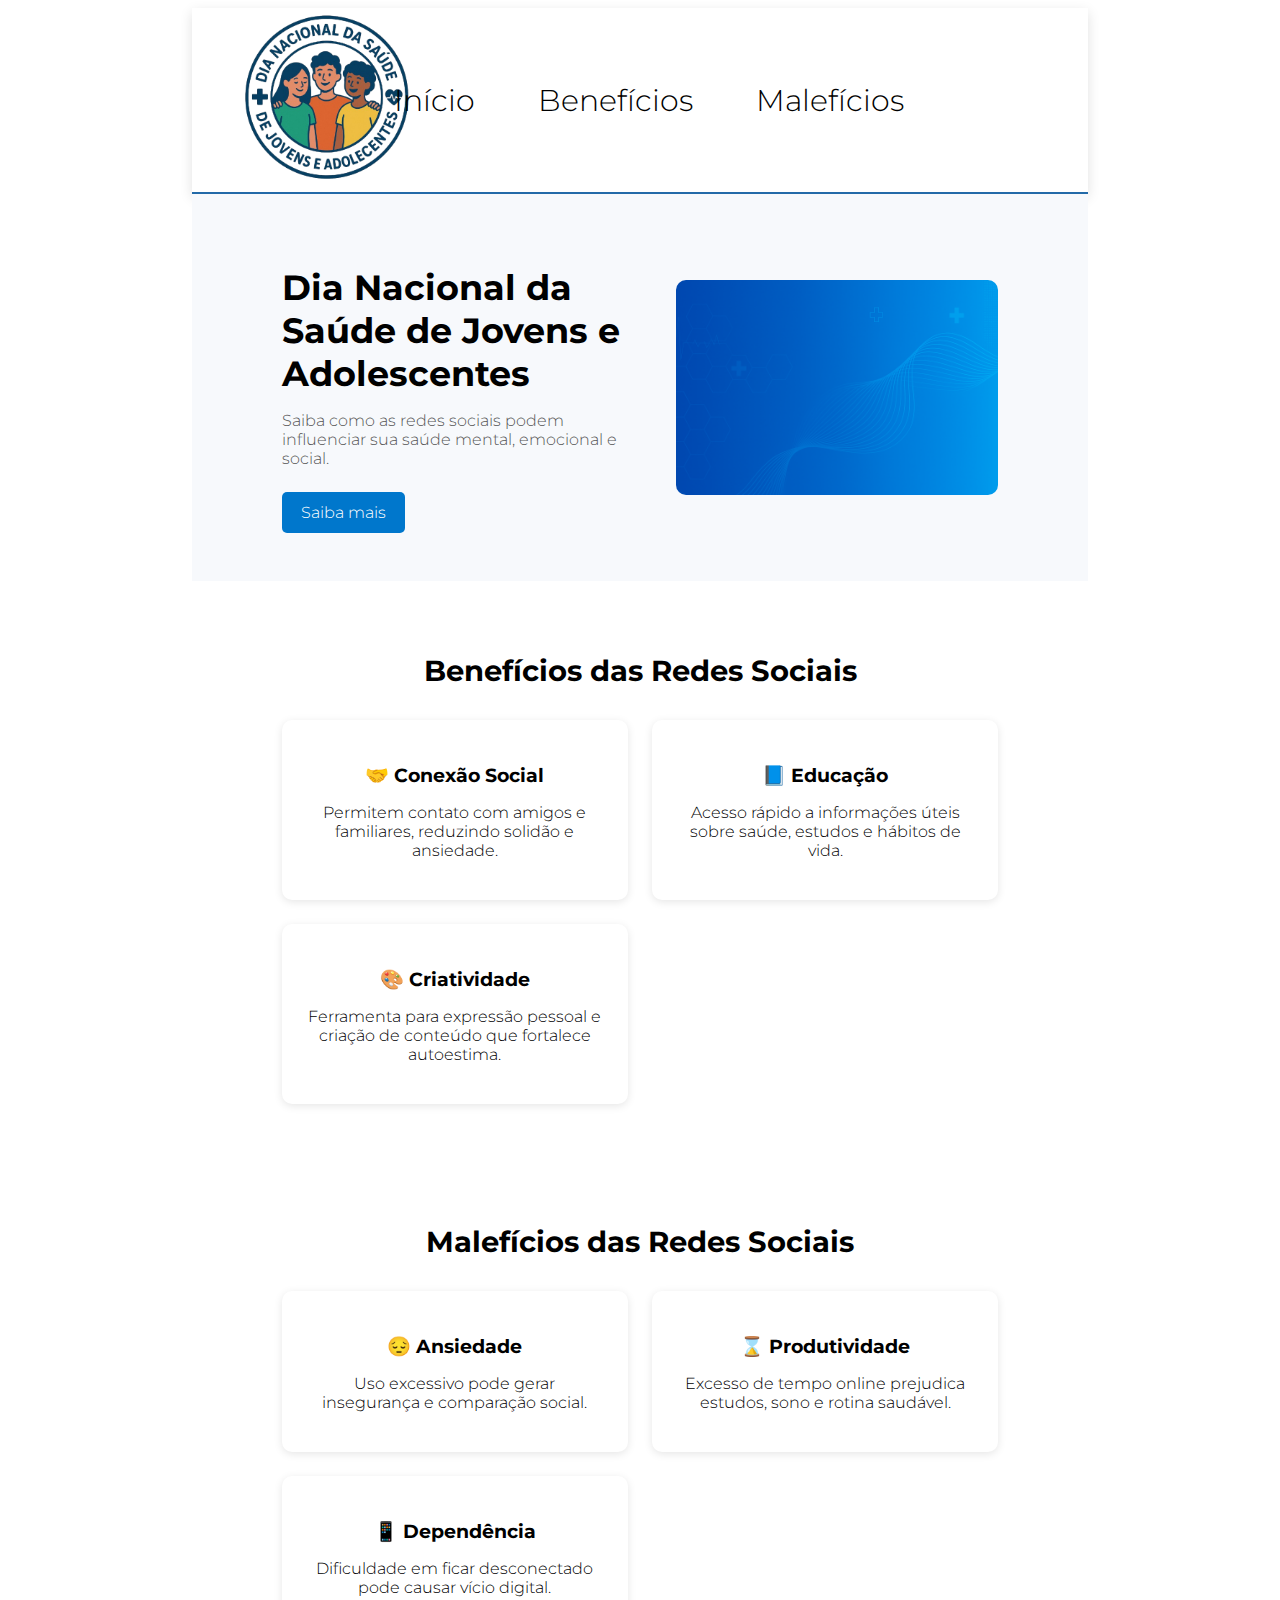
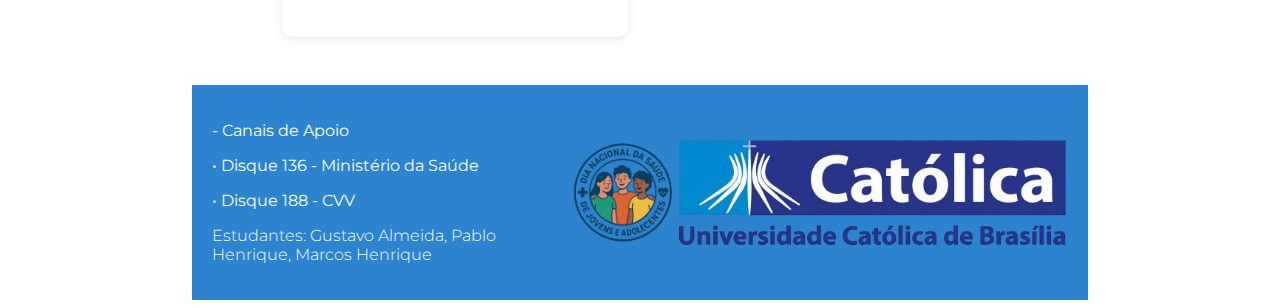
<file: HTML/index.html>
<!DOCTYPE html>
<html lang="pt-br">
<head>
    <meta charset="UTF-8">
    <meta name="viewport" content="width=device-width, initial-scale=1.0">
    <link rel="stylesheet" href="./CSS/header.css">
    <link rel="stylesheet" href="./CSS/index.css">
    <title>Document</title>

    <header>
        <div class="master">
            <div class="h-logo">
                <img src="./images/LogoORG.png" alt="Logo"> 
        </div>       
            <div class="h-itens">
                <a class="a-header">Início</a>
                <a class="a-header" href="./beneficios.html">Benefícios</a>
                <a class="a-header" href="./maleficios.html">Malefícios</a>
            </div>
    </div>
</header>

</head>
<body>
    

  <section class="hero">
    <div class="hero-text">
      <h1>Dia Nacional da Saúde de Jovens e Adolescentes</h1>
      <p>Saiba como as redes sociais podem influenciar sua saúde mental, emocional e social.</p>
      <a href="./beneficios.html" class="btn">Saiba mais</a>
    </div>
    <img src="./images/banner.png" alt="banner" class="hero-img">
  </section>

  <section id="beneficios" class="section">
    <h2>Benefícios das Redes Sociais</h2>
    <div class="cards">
      <div class="card">
        <h3>🤝 Conexão Social</h3>
        <p>Permitem contato com amigos e familiares, reduzindo solidão e ansiedade.</p>
      </div>
      <div class="card">
        <h3>📘 Educação</h3>
        <p>Acesso rápido a informações úteis sobre saúde, estudos e hábitos de vida.</p>
      </div>
      <div class="card">
        <h3>🎨 Criatividade</h3>
        <p>Ferramenta para expressão pessoal e criação de conteúdo que fortalece autoestima.</p>
      </div>
    </div>
  </section>


  <section id="maleficios" class="section alt">
    <h2>Malefícios das Redes Sociais</h2>
    <div class="cards">
      <div class="card">
        <h3>😔 Ansiedade</h3>
        <p>Uso excessivo pode gerar insegurança e comparação social.</p>
      </div>
      <div class="card">
        <h3>⌛ Produtividade</h3>
        <p>Excesso de tempo online prejudica estudos, sono e rotina saudável.</p>
      </div>
      <div class="card">
        <h3>📱 Dependência</h3>
        <p>Dificuldade em ficar desconectado pode causar vício digital.</p>
      </div>
    </div>
  </section>

<footer>

  <div class="container-geral">

      <div class="left">
          <p><b>- Canais de Apoio</b></p>
          <p><b>• Disque 136 - Ministério da Saúde</b></p>
          <p><b>• Disque 188 - CVV</b></p>
          <p>Estudantes: Gustavo Almeida, Pablo Henrique, Marcos Henrique</p>
        </div>

      <div class="right">
        <img src="./images/LogoORG.png" alt="Logo ORG" style="height: 12vh;">
      </div>
      
      <div class="center">
        <img src="./images/UCB.png" alt="UCB" style="height: 12vh;">
      </div>
    </div>

</footer>


</body>
</html>
</file>
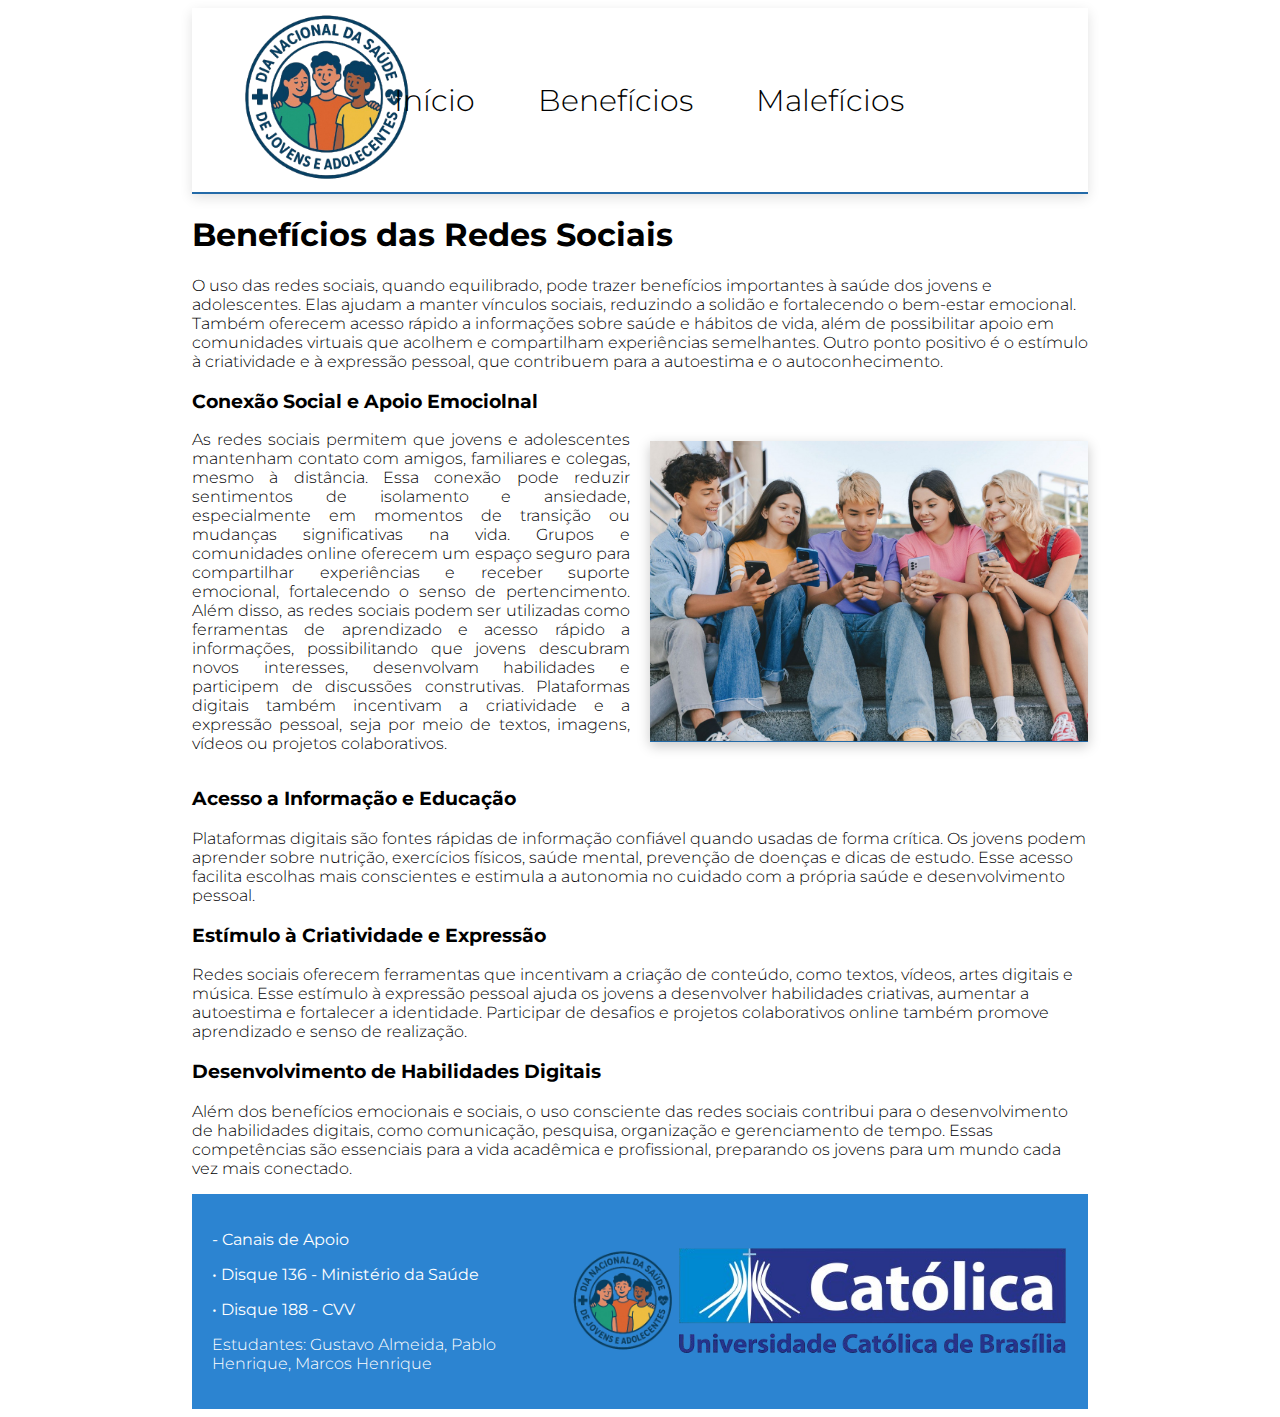
<file: HTML/beneficios.html>
<!DOCTYPE html>
<html lang="pt-br">
<head>
    <meta charset="UTF-8">
    <meta name="viewport" content="width=device-width, initial-scale=1.0">
    <link rel="stylesheet" href="./CSS/header.css">
    <link rel="stylesheet" href="./CSS/beneficios.css">
   
    <title>Benefícios</title>

    <header>
            <div class="master">
                <div class="h-logo">
                    <img src="./images/LogoORG.png" alt="Logo"> 
            </div>       
                <div class="h-itens">
                    <a class="a-header" href="./index.html">Início</a>
                    <a class="a-header">Benefícios</a>
                    <a class="a-header" href="./maleficios.html">Malefícios</a>
                </div>
        </div>
    </header>

</head>
<body>
    <h1>Benefícios das Redes Sociais</h1>

   
    <p>O uso das redes sociais, quando equilibrado, pode trazer benefícios importantes à saúde dos jovens e adolescentes. 
    Elas ajudam a manter vínculos sociais, reduzindo a solidão e fortalecendo o bem-estar emocional. Também oferecem acesso rápido a informações sobre saúde e hábitos de vida, além de possibilitar apoio em comunidades virtuais que acolhem e compartilham experiências semelhantes. Outro ponto positivo é o estímulo à
    criatividade e à expressão pessoal, que contribuem para a autoestima e o autoconhecimento.

    <h3 style="margin-bottom: 1px;">Conexão Social e Apoio Emociolnal</h3>

    <div class="container";>
        
        <p>As redes sociais permitem que jovens e adolescentes mantenham contato com amigos, familiares e colegas, mesmo à distância. Essa conexão pode reduzir sentimentos de isolamento e ansiedade, especialmente em momentos de transição ou mudanças significativas na vida. Grupos e comunidades online oferecem um espaço seguro para compartilhar experiências e receber suporte emocional, fortalecendo o senso de pertencimento.
        Além disso, as redes sociais podem ser utilizadas como ferramentas de aprendizado e acesso rápido a informações, possibilitando que jovens descubram novos interesses, desenvolvam habilidades e participem de discussões construtivas. Plataformas digitais também incentivam a criatividade e a expressão pessoal, seja por meio de textos, imagens, vídeos ou projetos colaborativos.    
        </p>
      
        <img src="./images/celular2.jpeg" alt="ex" style="height: 300px;">

    </div>
    
    <h3>Acesso a Informação e Educação</h3>
    <p>Plataformas digitais são fontes rápidas de informação confiável quando usadas de forma crítica. Os jovens podem aprender sobre nutrição, exercícios físicos, saúde mental, prevenção de doenças e dicas de estudo. Esse acesso facilita escolhas mais conscientes e estimula a autonomia no cuidado com a própria saúde e desenvolvimento pessoal.</p>

    <h3>Estímulo à Criatividade e Expressão</h3>
    <p>Redes sociais oferecem ferramentas que incentivam a criação de conteúdo, como textos, vídeos, artes digitais e música. Esse estímulo à expressão pessoal ajuda os jovens a desenvolver habilidades criativas, aumentar a autoestima e fortalecer a identidade. Participar de desafios e projetos colaborativos online também promove aprendizado e senso de realização.</p>

    <h3>Desenvolvimento de Habilidades Digitais</h3>
    <p>Além dos benefícios emocionais e sociais, o uso consciente das redes sociais contribui para o desenvolvimento de habilidades digitais, como comunicação, pesquisa, organização e gerenciamento de tempo. Essas competências são essenciais para a vida acadêmica e profissional, preparando os jovens para um mundo cada vez mais conectado.</p>

    
</body>

<footer>
<div class="container-geral">

      <div class="left">
          <p><b>- Canais de Apoio</b></p>
          <p><b>• Disque 136 - Ministério da Saúde</b></p>
          <p><b>• Disque 188 - CVV</b></p>
          <p>Estudantes: Gustavo Almeida, Pablo Henrique, Marcos Henrique</p>
        </div>

      <div class="right">
        <img src="./images/LogoORG.png" alt="Logo ORG" style="height: 12vh;">
      </div>
      
      <div class="center">
        <img src="./images/UCB.png" alt="UCB" style="height: 12vh;">
      </div>
    </div>
</footer>
</html>
</file>
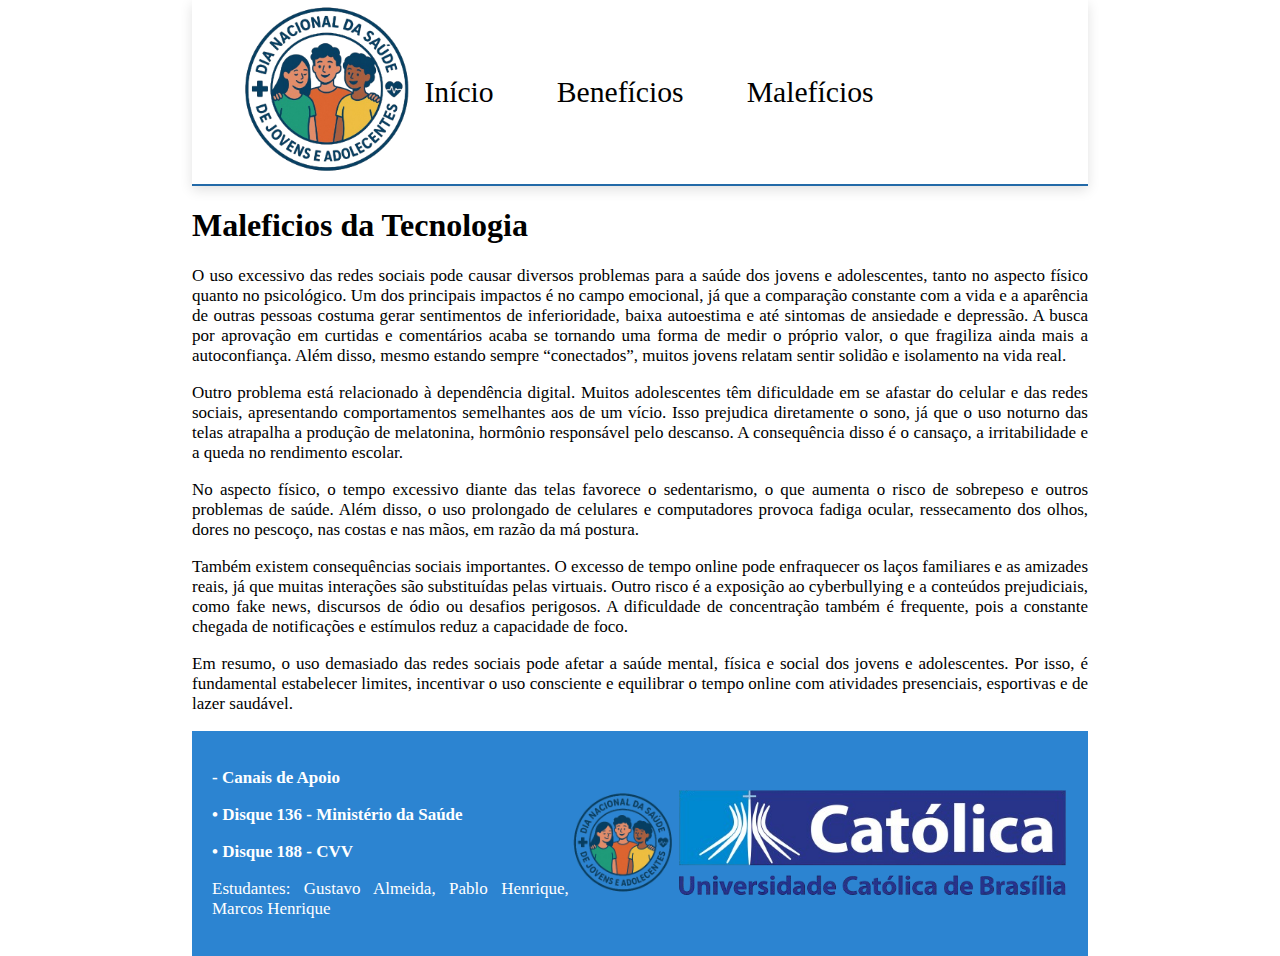
<file: HTML/maleficios.html>
<!DOCTYPE html>
<html lang="pt-br">
<head>
    <meta charset="UTF-8">
    <meta name="viewport" content="width=device-width, initial-scale=1.0">
    <link rel="stylesheet" href="./CSS/maleficios.css">
    <link rel="stylesheet" href="./CSS/header.css">
    <title>Maleficios</title>

    <header>
        <div class="master">
            <div class="h-logo">
                <img src="./images/LogoORG.png" alt="Logo"> 
        </div>       
            <div class="h-itens">
                <a class="a-header" href="./index.html">Início</a>
                <a class="a-header" href="./beneficios.html">Benefícios</a>
                <a class="a-header">Malefícios</a>
            </div>
    </div>
</header>

</head>

<body style="margin-left: 15%; margin-right: 15%;">

    

    <h1>Maleficios da Tecnologia</h1>
    
    <p>O uso excessivo das redes sociais pode causar diversos problemas para a saúde dos jovens e adolescentes, tanto no aspecto físico quanto no psicológico. Um dos principais impactos é no campo emocional, já que a comparação constante com a vida e a aparência de outras pessoas costuma gerar sentimentos de inferioridade, baixa autoestima e até sintomas de ansiedade e depressão. A busca por aprovação em curtidas e comentários acaba se tornando uma forma de medir o próprio valor, o que fragiliza ainda mais a autoconfiança. Além disso, mesmo estando sempre “conectados”, muitos jovens relatam sentir solidão e isolamento na vida real.</p>
    
    <p>Outro problema está relacionado à dependência digital. Muitos adolescentes têm dificuldade em se afastar do celular e das redes sociais, apresentando comportamentos semelhantes aos de um vício. Isso prejudica diretamente o sono, já que o uso noturno das telas atrapalha a produção de melatonina, hormônio responsável pelo descanso. A consequência disso é o cansaço, a irritabilidade e a queda no rendimento escolar.</p>
    
    <p>No aspecto físico, o tempo excessivo diante das telas favorece o sedentarismo, o que aumenta o risco de sobrepeso e outros problemas de saúde. Além disso, o uso prolongado de celulares e computadores provoca fadiga ocular, ressecamento dos olhos, dores no pescoço, nas costas e nas mãos, em razão da má postura.
    </p>
    
    <p>Também existem consequências sociais importantes. O excesso de tempo online pode enfraquecer os laços familiares e as amizades reais, já que muitas interações são substituídas pelas virtuais. Outro risco é a exposição ao cyberbullying e a conteúdos prejudiciais, como fake news, discursos de ódio ou desafios perigosos. A dificuldade de concentração também é frequente, pois a constante chegada de notificações e estímulos reduz a capacidade de foco.</p>
    
    <p>Em resumo, o uso demasiado das redes sociais pode afetar a saúde mental, física e social dos jovens e adolescentes. Por isso, é fundamental estabelecer limites, incentivar o uso consciente e equilibrar o tempo online com atividades presenciais, esportivas e de lazer saudável.</p>
</body>

<footer>

<div class="container-geral">

    <div class="left">
        <p><b>- Canais de Apoio</b></p>
          <p><b>• Disque 136 - Ministério da Saúde</b></p>
          <p><b>• Disque 188 - CVV</b></p>
          <p>Estudantes: Gustavo Almeida, Pablo Henrique, Marcos Henrique</p>
      </div>

     <div class="right">
      <img src="./images/LogoORG.png" alt="Logo ORG" style="height: 12vh;">
    </div>
    
    <div class="center">
      <img src="./images/UCB.png" alt="UCB" style="height: 12vh;">
    </div>
  </div>

</footer>

</html>
</file>
<file: HTML/CSS/header.css>
header {
    border-bottom: 2px solid #236AA8;
    box-shadow: 0 4px 12px rgba(0,0,0,0.12);
}

.master {
    display: flex;
    justify-content: flex-start;
    align-items: center;
    width: 100%;
    position: relative;
}

.h-logo img{
    height: 20vh;
    padding-left: 5vh;
}

.h-itens {
    display: flex;
    justify-content: center;
    align-items: center;
    position: absolute;
    left: 50%; 
    transform: translateX(-50%);
    gap: 5vh;
}

.a-header {
    margin-left: 2vh;
    text-decoration: none;
    font-size: 3.3vh;
    color: black; 
    
}

.a-header:hover {
    color: #349BF6;
}
</file>
<file: HTML/CSS/index.css>
@import url('https://fonts.googleapis.com/css2?family=Lobster&family=Montserrat:ital,wght@0,100..900;1,100..900&display=swap');

body {
    margin-left: 15%;
    margin-right: 15%;
    font-family: "Montserrat", sans-serif;
    font-weight: 300;
}

.hero {
  display: flex;
  align-items: center;
  justify-content: space-between;
  padding: 3rem 10%;
  background: #f7f9fc;
}

.hero-text {
  max-width: 50%;
}

.hero h1 {
  font-size: 2.2rem;
  margin-bottom: 1rem;
}

.hero p {
  margin-bottom: 1.5rem;
  color: #555;
}

.btn {
  display: inline-block;
  background: #0077cc;
  color: #fff;
  padding: 0.7rem 1.2rem;
  border-radius: 5px;
  text-decoration: none;
  transition: 0.3s;
}

.btn:hover {
  background: #005fa3;
}

.hero-img {
  max-width: 45%;
  border-radius: 10px;
}

.section {
  padding: 3rem 10%;
}

.section h2 {
  font-size: 1.8rem;
  text-align: center;
  margin-bottom: 2rem;
}



.cards {
  display: grid;
  grid-template-columns: repeat(auto-fit, minmax(250px, 1fr));
  gap: 1.5rem;
}

.card {
  background: #fff;
  padding: 1.5rem;
  border-radius: 10px;
  box-shadow: 0 2px 8px rgba(0,0,0,0.1);
  text-align: center;
}

.card h3 {
  margin-bottom: 0.8rem;
  font-size: 1.2rem;
}


footer {
    background-color: #2C84D1;
    padding: 30px 0 20px 0;
    display: flex;
    justify-content: space-between; 
    align-items: center; 
    padding: 20px;
    gap: 20px;
    padding: 20px;
}

.container {
    position: relative;
    height: auto;

}

.container img {
    position: absolute;
    
}

.container p {
    color: aliceblue;
    padding-left: 15px;
    margin: 4px;
}

.container-geral {
    display: flex;
    width: 100%;
    justify-content: space-between;
    align-items: center;
}

.left {
    flex: 1;
    color: white;
}

.center {
    display: flex;
    flex: 0 1 auto;
    justify-content: center;
}

.right img {
    align-items: flex-end;
}

.center, .right{
    display: flex;
    justify-content: center;
    align-items: center;
    flex:0;
}
</file>
<file: HTML/CSS/beneficios.css>
@import url('https://fonts.googleapis.com/css2?family=Lobster&family=Montserrat:ital,wght@0,100..900;1,100..900&display=swap');

body {
    margin-left: 15%;
    margin-right: 15%;
    font-family: "Montserrat", sans-serif;
    font-weight: 300;
}

p {
    font-family: "Montserrat", sans-serif;
}

.container {
    display: flex;
    align-items: center;
    gap: 20px;
    height: auto;
}

.container p{
    flex: 2;
    text-align: justify;
}

.container img{
    flex: 2;
    height: 10px;
    padding-left: 0px;
    width: 10px;
    border-bottom: 1px solid #236AA8;
    box-shadow: 0 4px 12px rgba(0,0,0,0.22);
}

footer {
    background-color: #2C84D1;
    padding: 30px 0 20px 0;
    display: flex;
    justify-content: space-between; 
    align-items: center; 
    padding: 20px;
    gap: 20px;
    padding: 20px;
}
.container1 {
    position: relative;
    height: auto;

}

.container1 img {
    position: absolute;
    
}

.container1 p {
    color: aliceblue;
    padding-left: 15px;
    margin: 4px;
}

.container-geral {
    display: flex;
    width: 100%;
    justify-content: space-between;
    align-items: center;
}

.left {
    flex: 1;
    color: white;
}

.center {
    display: flex;
    flex: 0 1 auto;
    justify-content: center;
}

.right img {
    align-items: flex-end;
}

.center, .right{
    display: flex;
    justify-content: center;
    align-items: center;
    flex:0;
}
</file>
<file: HTML/CSS/maleficios.css>
body {
    padding: 0;
    margin: 0;
}

p {
    font-family:Roboto;
    font-size: 17px;
    text-align: justify;
}

h1 {
    font-family:Roboto;
}

footer {
    background-color: #2C84D1;
    padding: 30px 0 20px 0;
    display: flex;
    justify-content: space-between; 
    align-items: center; 
    padding: 20px;
    gap: 20px;
    padding: 20px;
}

.container {
    position: relative;
    height: auto;

}

.container img {
    position: absolute;
    
}

.container p {
    color: aliceblue;
    padding-left: 15px;
    margin: 4px;
}

.container-geral {
    display: flex;
    width: 100%;
    justify-content: space-between;
    align-items: center;
}

.left {
    flex: 1;
    color: white;
}

.center {
    display: flex;
    flex: 0 1 auto;
    justify-content: center;
}

.right img {
    align-items: flex-end;
}

.center, .right{
    display: flex;
    justify-content: center;
    align-items: center;
    flex:0;
}
</file>
